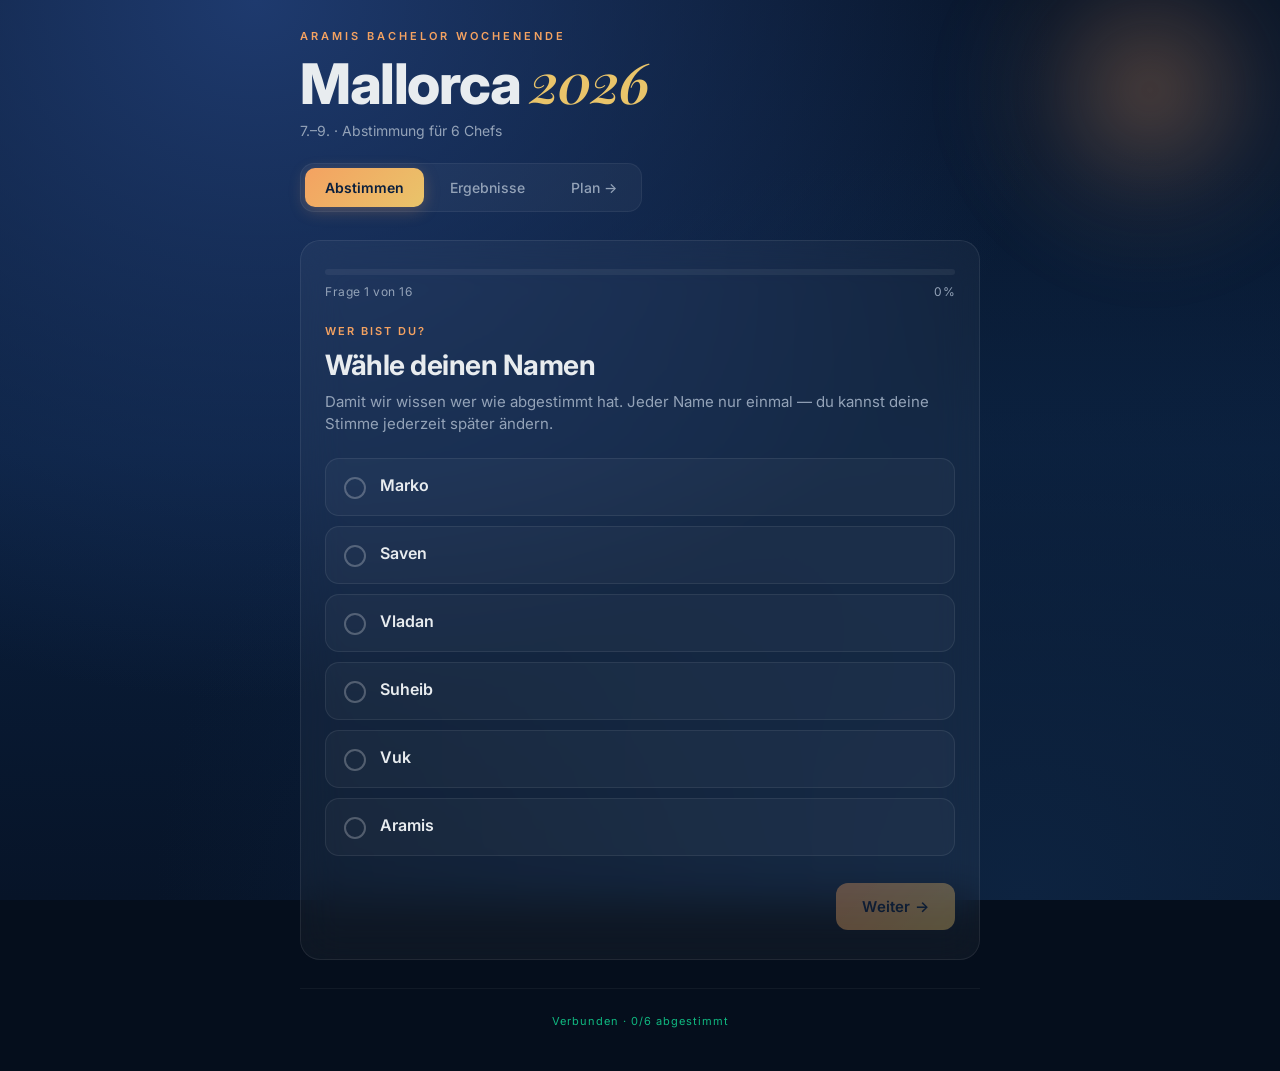
<file: index.html>
<!DOCTYPE html>
<html lang="de">
<head>
  <meta charset="UTF-8" />
  <meta name="viewport" content="width=device-width, initial-scale=1, maximum-scale=1" />
  <meta name="theme-color" content="#0a1628" />
  <title>Mallorca 2026 — Bachelor Abstimmung</title>
  <link rel="preconnect" href="https://fonts.googleapis.com" />
  <link rel="preconnect" href="https://fonts.gstatic.com" crossorigin />
  <link href="https://fonts.googleapis.com/css2?family=Inter:wght@300;400;500;600;700;800&family=Playfair+Display:ital,wght@1,600&display=swap" rel="stylesheet" />
  <link rel="stylesheet" href="styles.css" />
</head>
<body>
  <div class="bg-gradient"></div>
  <div class="bg-sun"></div>

  <div id="app">
    <header class="app-header">
      <div class="brand">
        <div class="brand-kicker">Aramis Bachelor Wochenende</div>
        <h1 class="brand-title">Mallorca <span>2026</span></h1>
        <div class="brand-sub">7.–9. · Abstimmung für 6 Chefs</div>
      </div>
      <nav class="tabs">
        <button id="tab-vote" class="tab active">Abstimmen</button>
        <button id="tab-results" class="tab">Ergebnisse</button>
        <a href="plan.html" class="tab" style="text-decoration:none;">Plan →</a>
      </nav>
    </header>

    <main id="main"></main>

    <footer class="app-footer">
      <span id="status" class="status"></span>
    </footer>
  </div>

  <script type="module" src="app.js"></script>
</body>
</html>
</file>
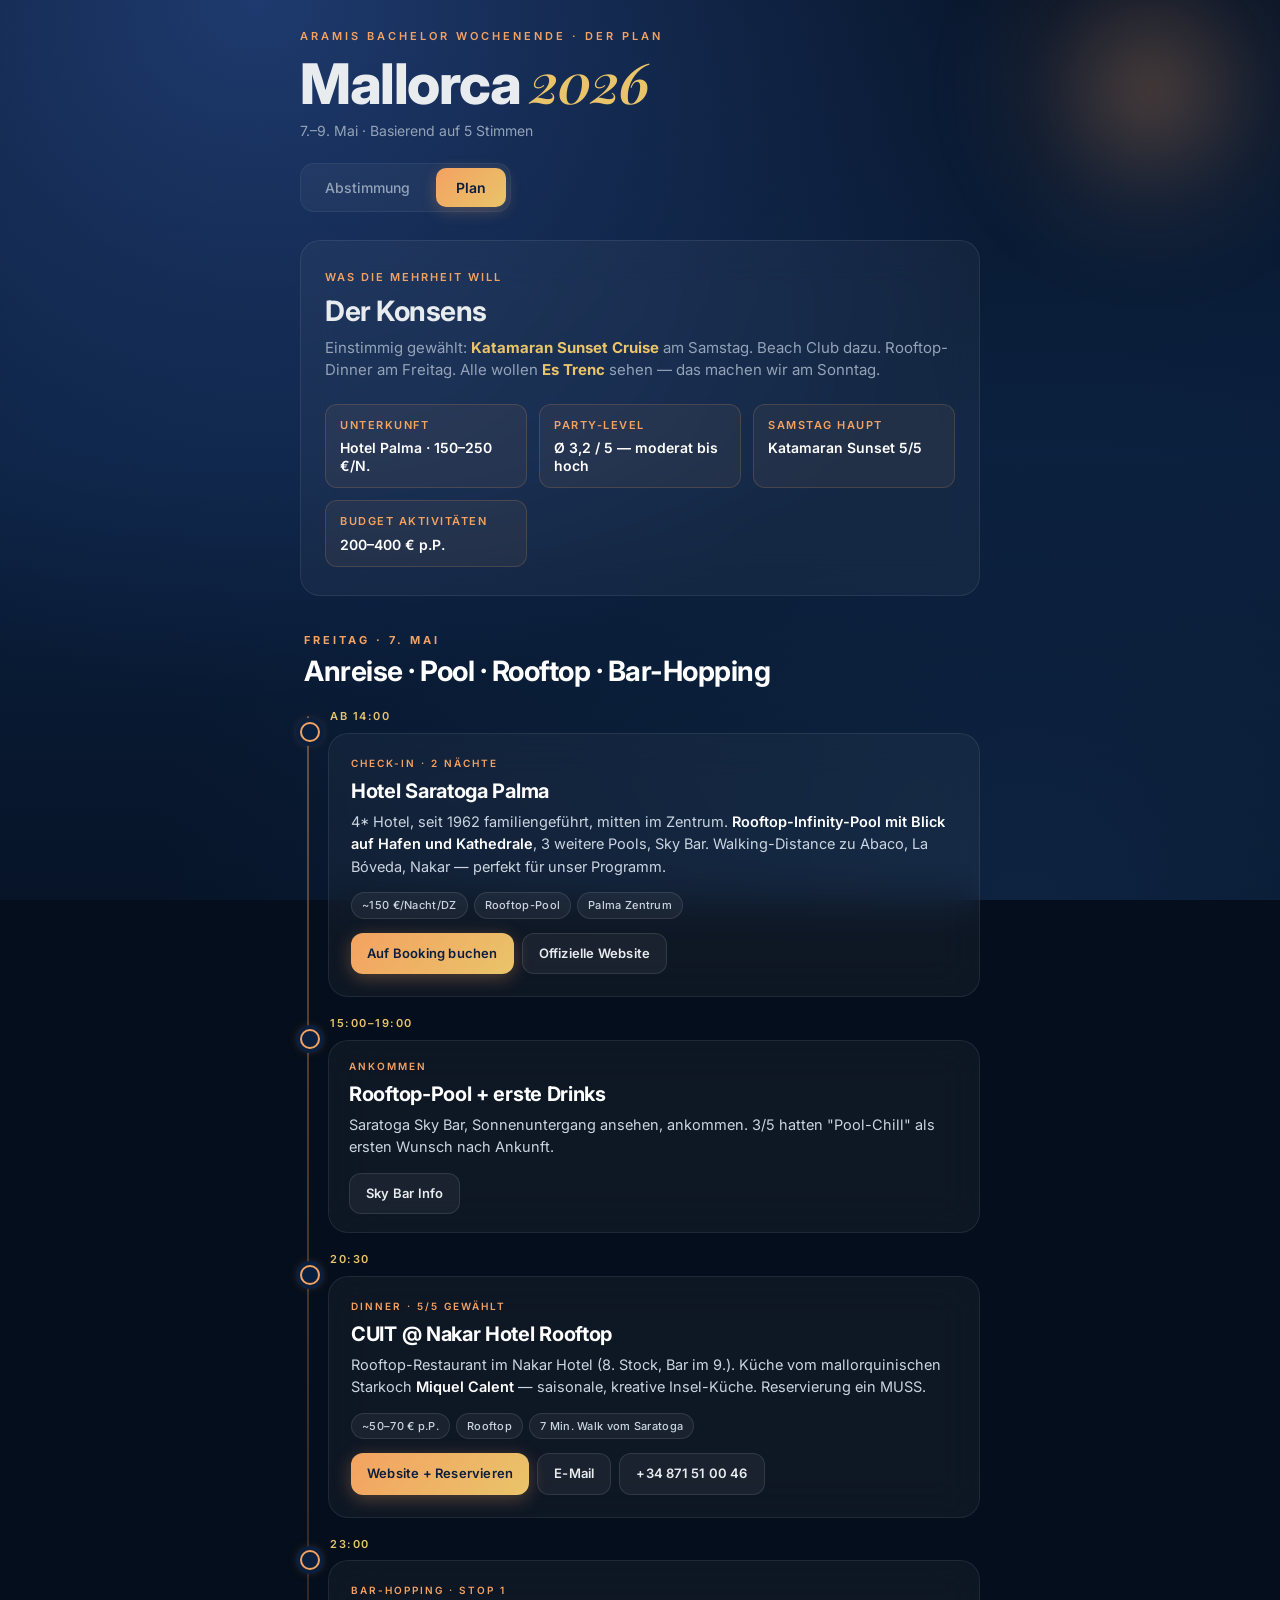
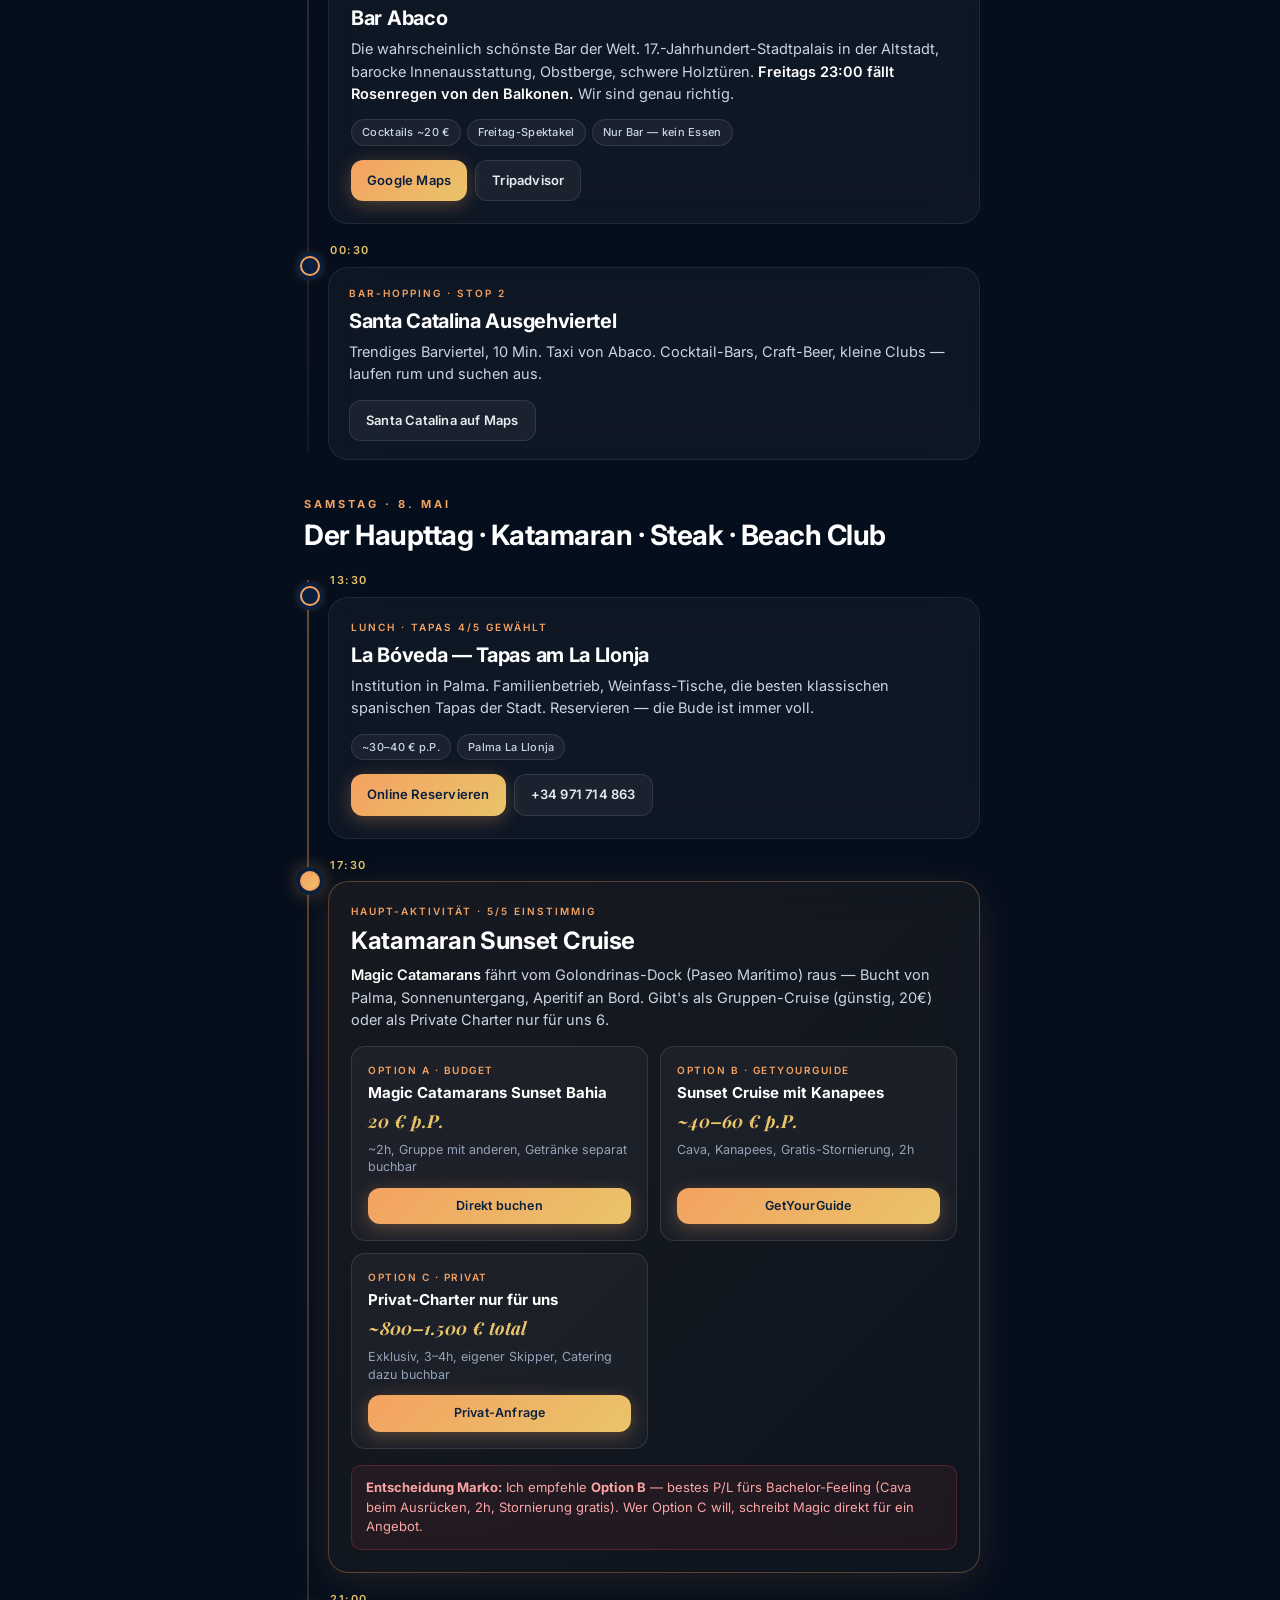
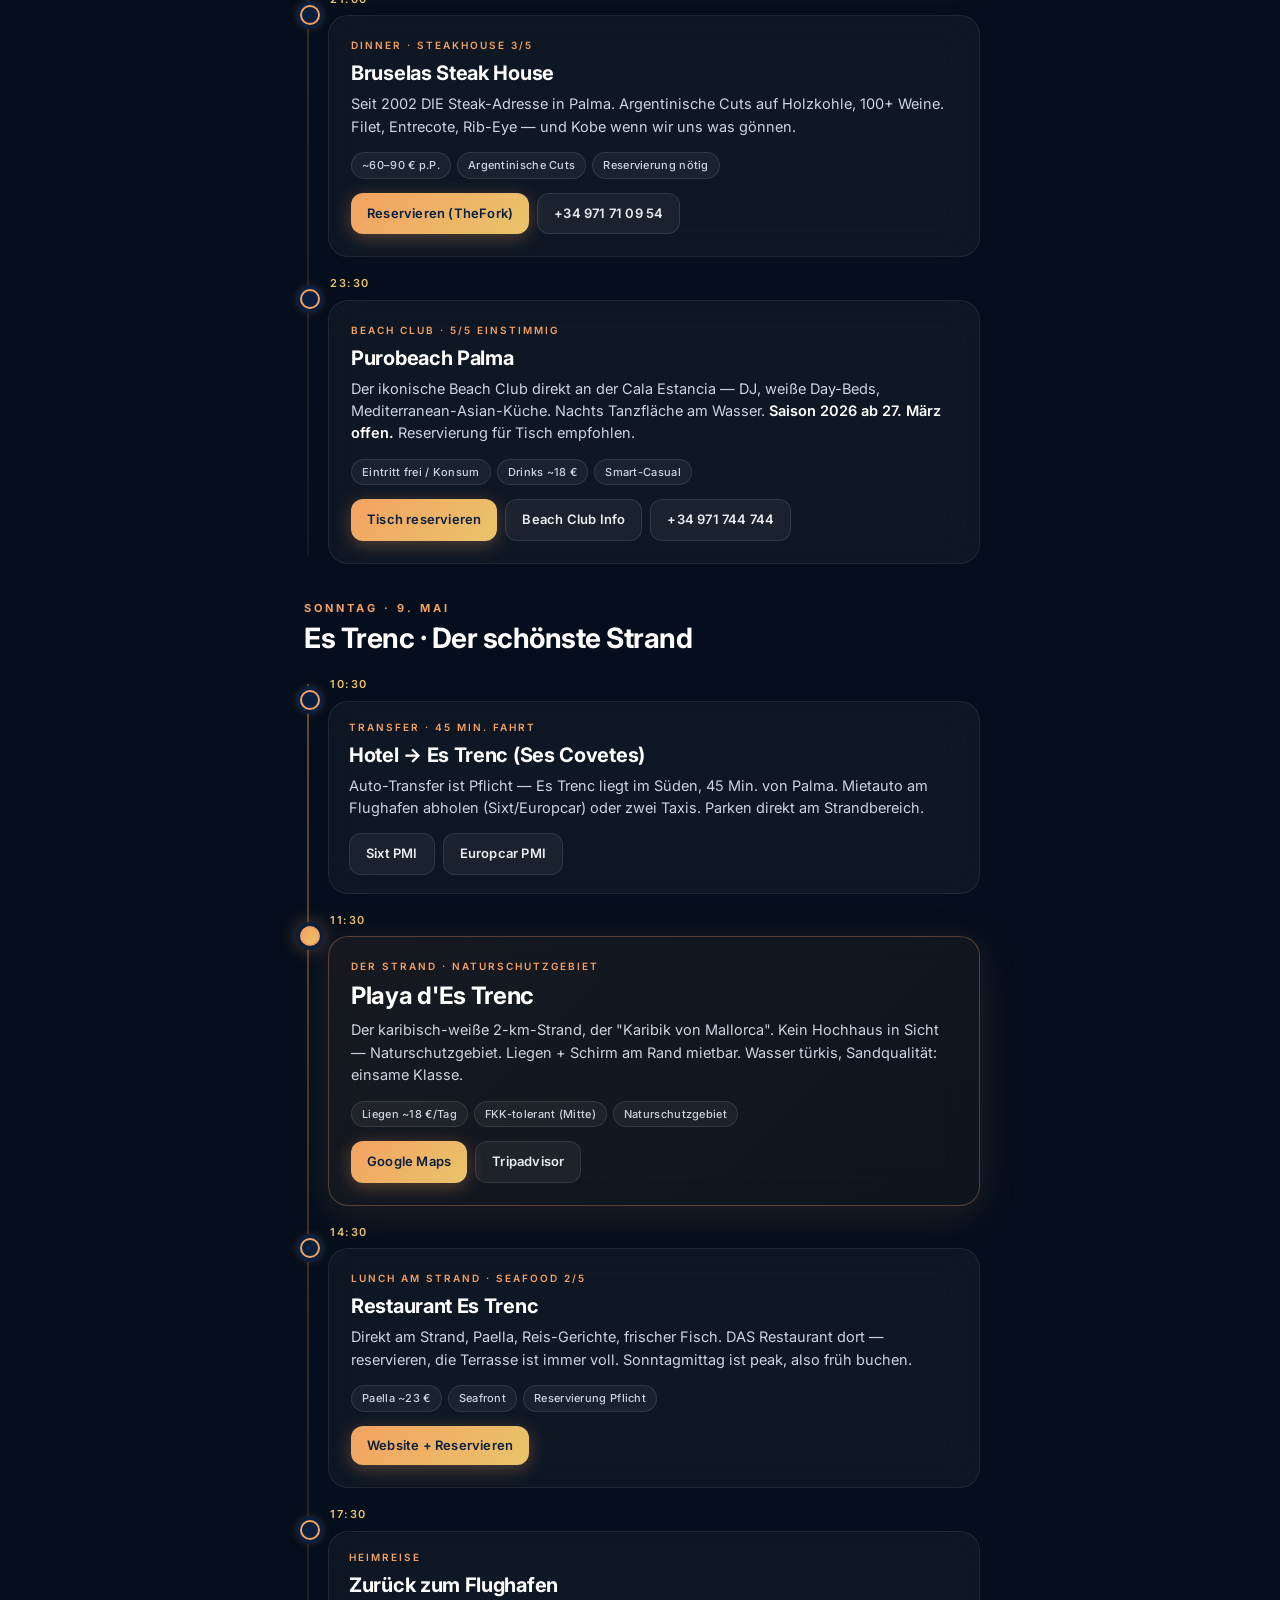
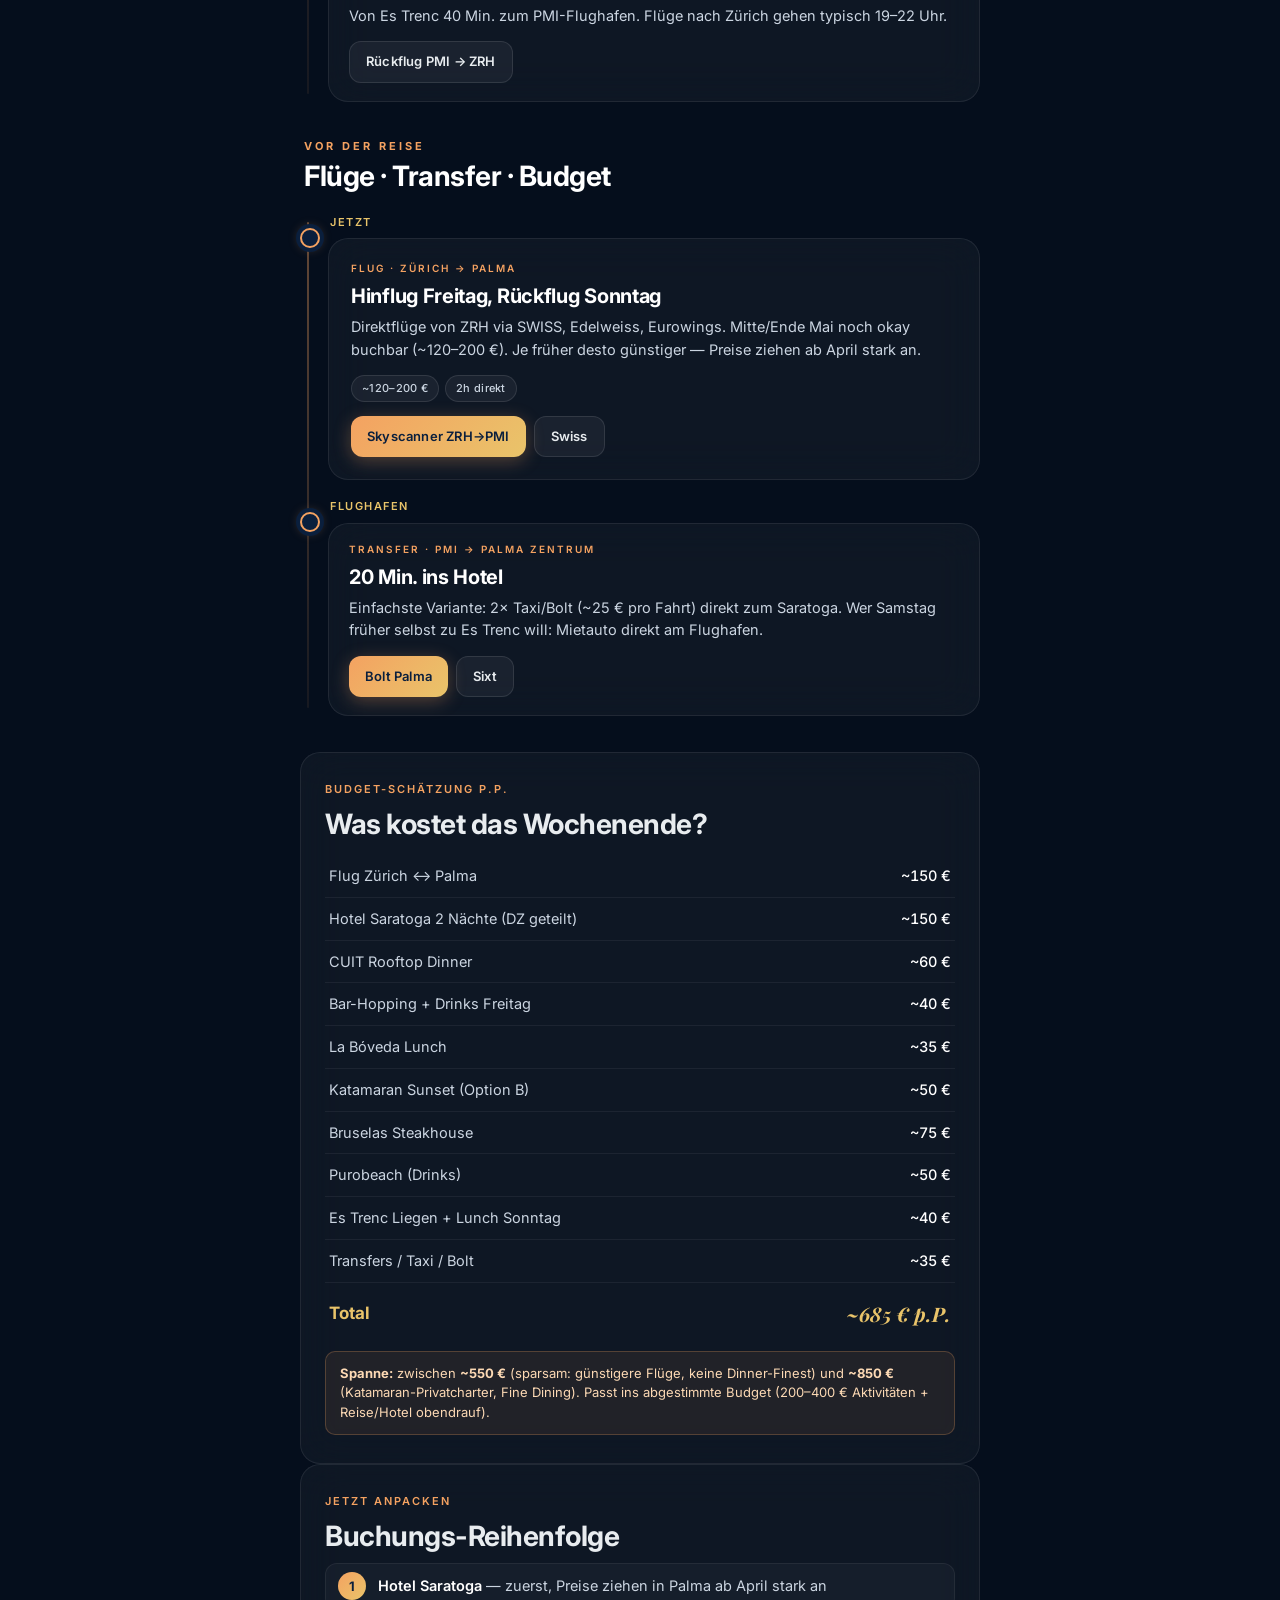
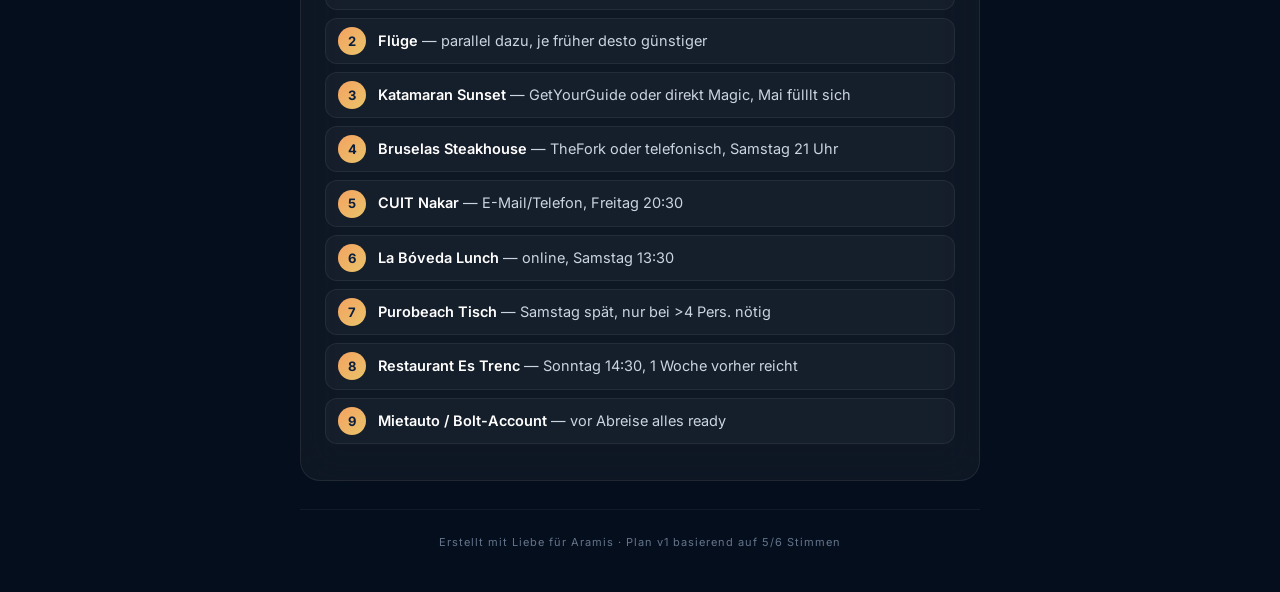
<file: plan.html>
<!DOCTYPE html>
<html lang="de">
<head>
  <meta charset="UTF-8" />
  <meta name="viewport" content="width=device-width, initial-scale=1, maximum-scale=1" />
  <meta name="theme-color" content="#0a1628" />
  <title>Mallorca 2026 — Der Plan</title>
  <link rel="preconnect" href="https://fonts.googleapis.com" />
  <link rel="preconnect" href="https://fonts.gstatic.com" crossorigin />
  <link href="https://fonts.googleapis.com/css2?family=Inter:wght@300;400;500;600;700;800&family=Playfair+Display:ital,wght@1,600&display=swap" rel="stylesheet" />
  <link rel="stylesheet" href="styles.css" />
  <link rel="stylesheet" href="plan.css" />
</head>
<body>
  <div class="bg-gradient"></div>
  <div class="bg-sun"></div>

  <div id="app">
    <header class="app-header">
      <div class="brand">
        <div class="brand-kicker">Aramis Bachelor Wochenende · Der Plan</div>
        <h1 class="brand-title">Mallorca <span>2026</span></h1>
        <div class="brand-sub">7.–9. Mai · Basierend auf 5 Stimmen</div>
      </div>
      <nav class="tabs">
        <a href="index.html" class="tab">Abstimmung</a>
        <span class="tab active">Plan</span>
      </nav>
    </header>

    <main>

      <!-- INTRO / KONSENS -->
      <div class="card">
        <div class="q-kicker">Was die Mehrheit will</div>
        <h2 class="q-title">Der Konsens</h2>
        <p class="q-sub">Einstimmig gewählt: <b style="color:#e9c46a">Katamaran Sunset Cruise</b> am Samstag. Beach Club dazu. Rooftop-Dinner am Freitag. Alle wollen <b style="color:#e9c46a">Es Trenc</b> sehen — das machen wir am Sonntag.</p>

        <div class="consensus-grid">
          <div class="consensus-item">
            <div class="ci-label">Unterkunft</div>
            <div class="ci-value">Hotel Palma · 150–250 €/N.</div>
          </div>
          <div class="consensus-item">
            <div class="ci-label">Party-Level</div>
            <div class="ci-value">Ø 3,2 / 5 — moderat bis hoch</div>
          </div>
          <div class="consensus-item">
            <div class="ci-label">Samstag Haupt</div>
            <div class="ci-value">Katamaran Sunset 5/5</div>
          </div>
          <div class="consensus-item">
            <div class="ci-label">Budget Aktivitäten</div>
            <div class="ci-value">200–400 € p.P.</div>
          </div>
        </div>
      </div>

      <!-- FREITAG -->
      <section class="day">
        <div class="day-header">
          <div class="day-date">Freitag · 7. Mai</div>
          <h2 class="day-title">Anreise · Pool · Rooftop · Bar-Hopping</h2>
        </div>

        <div class="timeline">

          <!-- HOTEL -->
          <div class="timeline-item">
            <div class="time-marker">ab 14:00</div>
            <div class="card activity">
              <div class="act-kicker">Check-in · 2 Nächte</div>
              <h3 class="act-title">Hotel Saratoga Palma</h3>
              <p class="act-desc">
                4* Hotel, seit 1962 familiengeführt, mitten im Zentrum. <b>Rooftop-Infinity-Pool mit Blick auf Hafen und Kathedrale</b>, 3 weitere Pools, Sky Bar. Walking-Distance zu Abaco, La Bóveda, Nakar — perfekt für unser Programm.
              </p>
              <div class="act-meta">
                <span class="badge">~150 €/Nacht/DZ</span>
                <span class="badge">Rooftop-Pool</span>
                <span class="badge">Palma Zentrum</span>
              </div>
              <div class="act-actions">
                <a href="https://www.booking.com/hotel/es/saratoga.html" target="_blank" rel="noopener" class="btn btn-primary">Auf Booking buchen</a>
                <a href="https://www.hotelsaratoga.com/en/" target="_blank" rel="noopener" class="btn btn-ghost">Offizielle Website</a>
              </div>
            </div>
          </div>

          <!-- POOL CHILL -->
          <div class="timeline-item">
            <div class="time-marker">15:00–19:00</div>
            <div class="card activity slim">
              <div class="act-kicker">Ankommen</div>
              <h3 class="act-title">Rooftop-Pool + erste Drinks</h3>
              <p class="act-desc">
                Saratoga Sky Bar, Sonnenuntergang ansehen, ankommen. 3/5 hatten "Pool-Chill" als ersten Wunsch nach Ankunft.
              </p>
              <div class="act-actions">
                <a href="https://www.hotelsaratoga.com/en/restaurantes-y-bares-palma-centro/sky-bar" target="_blank" rel="noopener" class="btn btn-ghost">Sky Bar Info</a>
              </div>
            </div>
          </div>

          <!-- ROOFTOP DINNER -->
          <div class="timeline-item">
            <div class="time-marker">20:30</div>
            <div class="card activity">
              <div class="act-kicker">Dinner · 5/5 gewählt</div>
              <h3 class="act-title">CUIT @ Nakar Hotel Rooftop</h3>
              <p class="act-desc">
                Rooftop-Restaurant im Nakar Hotel (8. Stock, Bar im 9.). Küche vom mallorquinischen Starkoch <b>Miquel Calent</b> — saisonale, kreative Insel-Küche. Reservierung ein MUSS.
              </p>
              <div class="act-meta">
                <span class="badge">~50–70 € p.P.</span>
                <span class="badge">Rooftop</span>
                <span class="badge">7 Min. Walk vom Saratoga</span>
              </div>
              <div class="act-actions">
                <a href="https://nakarhotel.com/cuit-restaurant/" target="_blank" rel="noopener" class="btn btn-primary">Website + Reservieren</a>
                <a href="mailto:cuit@nakarhotel.com?subject=Reservation%206%20pax%20-%208%20Mai%202026%20-%20Aramis%20Bachelor&body=Hola%2C%0A%0AWir%20moechten%20am%20Freitag%207.%20Mai%202026%20um%2020%3A30%20fuer%206%20Personen%20reservieren.%0A%0ADanke%21" target="_blank" rel="noopener" class="btn btn-ghost">E-Mail</a>
                <a href="tel:+34871510046" class="btn btn-ghost">+34 871 51 00 46</a>
              </div>
            </div>
          </div>

          <!-- BAR HOPPING START -->
          <div class="timeline-item">
            <div class="time-marker">23:00</div>
            <div class="card activity">
              <div class="act-kicker">Bar-Hopping · Stop 1</div>
              <h3 class="act-title">Bar Abaco</h3>
              <p class="act-desc">
                Die wahrscheinlich schönste Bar der Welt. 17.-Jahrhundert-Stadtpalais in der Altstadt, barocke Innenausstattung, Obstberge, schwere Holztüren. <b>Freitags 23:00 fällt Rosenregen von den Balkonen.</b> Wir sind genau richtig.
              </p>
              <div class="act-meta">
                <span class="badge">Cocktails ~20 €</span>
                <span class="badge">Freitag-Spektakel</span>
                <span class="badge">Nur Bar — kein Essen</span>
              </div>
              <div class="act-actions">
                <a href="https://www.google.com/maps/place/Bar+Abaco/@39.5697,2.6503,17z" target="_blank" rel="noopener" class="btn btn-primary">Google Maps</a>
                <a href="https://www.tripadvisor.com/Restaurant_Review-g187463-d1078519-Reviews-Abaco-Palma_de_Mallorca_Majorca_Balearic_Islands.html" target="_blank" rel="noopener" class="btn btn-ghost">Tripadvisor</a>
              </div>
            </div>
          </div>

          <!-- BAR HOPPING 2 -->
          <div class="timeline-item">
            <div class="time-marker">00:30</div>
            <div class="card activity slim">
              <div class="act-kicker">Bar-Hopping · Stop 2</div>
              <h3 class="act-title">Santa Catalina Ausgehviertel</h3>
              <p class="act-desc">
                Trendiges Barviertel, 10 Min. Taxi von Abaco. Cocktail-Bars, Craft-Beer, kleine Clubs — laufen rum und suchen aus.
              </p>
              <div class="act-actions">
                <a href="https://www.google.com/maps/place/Santa+Catalina,+Palma/@39.5708,2.6339,16z" target="_blank" rel="noopener" class="btn btn-ghost">Santa Catalina auf Maps</a>
              </div>
            </div>
          </div>
        </div>
      </section>

      <!-- SAMSTAG -->
      <section class="day">
        <div class="day-header">
          <div class="day-date">Samstag · 8. Mai</div>
          <h2 class="day-title">Der Haupttag · Katamaran · Steak · Beach Club</h2>
        </div>

        <div class="timeline">

          <!-- LUNCH -->
          <div class="timeline-item">
            <div class="time-marker">13:30</div>
            <div class="card activity">
              <div class="act-kicker">Lunch · Tapas 4/5 gewählt</div>
              <h3 class="act-title">La Bóveda — Tapas am La Llonja</h3>
              <p class="act-desc">
                Institution in Palma. Familienbetrieb, Weinfass-Tische, die besten klassischen spanischen Tapas der Stadt. Reservieren — die Bude ist immer voll.
              </p>
              <div class="act-meta">
                <span class="badge">~30–40 € p.P.</span>
                <span class="badge">Palma La Llonja</span>
              </div>
              <div class="act-actions">
                <a href="https://laboveda.makro.rest/?lang=en" target="_blank" rel="noopener" class="btn btn-primary">Online Reservieren</a>
                <a href="tel:+34971714863" class="btn btn-ghost">+34 971 714 863</a>
              </div>
            </div>
          </div>

          <!-- KATAMARAN -->
          <div class="timeline-item highlight">
            <div class="time-marker">17:30</div>
            <div class="card activity hero">
              <div class="act-kicker">Haupt-Aktivität · 5/5 einstimmig</div>
              <h3 class="act-title">Katamaran Sunset Cruise</h3>
              <p class="act-desc">
                <b>Magic Catamarans</b> fährt vom Golondrinas-Dock (Paseo Marítimo) raus — Bucht von Palma, Sonnenuntergang, Aperitif an Bord. Gibt's als Gruppen-Cruise (günstig, 20€) oder als Private Charter nur für uns 6.
              </p>

              <div class="options-inline">
                <div class="option-box">
                  <div class="ob-kicker">Option A · Budget</div>
                  <div class="ob-title">Magic Catamarans Sunset Bahia</div>
                  <div class="ob-price">20 € p.P.</div>
                  <div class="ob-desc">~2h, Gruppe mit anderen, Getränke separat buchbar</div>
                  <a href="https://www.magic-catamarans.com/en/excursions-mallorca-spain/sunset-bahia" target="_blank" rel="noopener" class="btn btn-primary">Direkt buchen</a>
                </div>

                <div class="option-box">
                  <div class="ob-kicker">Option B · GetYourGuide</div>
                  <div class="ob-title">Sunset Cruise mit Kanapees</div>
                  <div class="ob-price">~40–60 € p.P.</div>
                  <div class="ob-desc">Cava, Kanapees, Gratis-Stornierung, 2h</div>
                  <a href="https://www.getyourguide.com/mallorca-l47/from-palma-de-mallorca-sunset-catamaran-cruise-t153204/" target="_blank" rel="noopener" class="btn btn-primary">GetYourGuide</a>
                </div>

                <div class="option-box">
                  <div class="ob-kicker">Option C · Privat</div>
                  <div class="ob-title">Privat-Charter nur für uns</div>
                  <div class="ob-price">~800–1.500 € total</div>
                  <div class="ob-desc">Exklusiv, 3–4h, eigener Skipper, Catering dazu buchbar</div>
                  <a href="https://www.magic-catamarans.com/en/private-events" target="_blank" rel="noopener" class="btn btn-primary">Privat-Anfrage</a>
                </div>
              </div>

              <div class="warn" style="margin-top:16px">
                <b>Entscheidung Marko:</b> Ich empfehle <b>Option B</b> — bestes P/L fürs Bachelor-Feeling (Cava beim Ausrücken, 2h, Stornierung gratis). Wer Option C will, schreibt Magic direkt für ein Angebot.
              </div>
            </div>
          </div>

          <!-- STEAKHOUSE -->
          <div class="timeline-item">
            <div class="time-marker">21:00</div>
            <div class="card activity">
              <div class="act-kicker">Dinner · Steakhouse 3/5</div>
              <h3 class="act-title">Bruselas Steak House</h3>
              <p class="act-desc">
                Seit 2002 DIE Steak-Adresse in Palma. Argentinische Cuts auf Holzkohle, 100+ Weine. Filet, Entrecote, Rib-Eye — und Kobe wenn wir uns was gönnen.
              </p>
              <div class="act-meta">
                <span class="badge">~60–90 € p.P.</span>
                <span class="badge">Argentinische Cuts</span>
                <span class="badge">Reservierung nötig</span>
              </div>
              <div class="act-actions">
                <a href="https://www.thefork.com/restaurant/bruselas-steak-house-asima-r712746" target="_blank" rel="noopener" class="btn btn-primary">Reservieren (TheFork)</a>
                <a href="tel:+34971710954" class="btn btn-ghost">+34 971 71 09 54</a>
              </div>
            </div>
          </div>

          <!-- BEACH CLUB -->
          <div class="timeline-item">
            <div class="time-marker">23:30</div>
            <div class="card activity">
              <div class="act-kicker">Beach Club · 5/5 einstimmig</div>
              <h3 class="act-title">Purobeach Palma</h3>
              <p class="act-desc">
                Der ikonische Beach Club direkt an der Cala Estancia — DJ, weiße Day-Beds, Mediterranean-Asian-Küche. Nachts Tanzfläche am Wasser. <b>Saison 2026 ab 27. März offen.</b> Reservierung für Tisch empfohlen.
              </p>
              <div class="act-meta">
                <span class="badge">Eintritt frei / Konsum</span>
                <span class="badge">Drinks ~18 €</span>
                <span class="badge">Smart-Casual</span>
              </div>
              <div class="act-actions">
                <a href="https://www.purobeach.com/en/beach-club-palma/reserve-product/restaurant/" target="_blank" rel="noopener" class="btn btn-primary">Tisch reservieren</a>
                <a href="https://www.purobeach.com/en/beach-club-palma/" target="_blank" rel="noopener" class="btn btn-ghost">Beach Club Info</a>
                <a href="tel:+34971744744" class="btn btn-ghost">+34 971 744 744</a>
              </div>
            </div>
          </div>
        </div>
      </section>

      <!-- SONNTAG -->
      <section class="day">
        <div class="day-header">
          <div class="day-date">Sonntag · 9. Mai</div>
          <h2 class="day-title">Es Trenc · Der schönste Strand</h2>
        </div>

        <div class="timeline">

          <!-- TRANSFER -->
          <div class="timeline-item">
            <div class="time-marker">10:30</div>
            <div class="card activity slim">
              <div class="act-kicker">Transfer · 45 Min. Fahrt</div>
              <h3 class="act-title">Hotel → Es Trenc (Ses Covetes)</h3>
              <p class="act-desc">
                Auto-Transfer ist Pflicht — Es Trenc liegt im Süden, 45 Min. von Palma. Mietauto am Flughafen abholen (Sixt/Europcar) oder zwei Taxis. Parken direkt am Strandbereich.
              </p>
              <div class="act-actions">
                <a href="https://www.sixt.de/php/reservation/ipoffer?language=de_DE&country=DE&pickup_station_code=PMI" target="_blank" rel="noopener" class="btn btn-ghost">Sixt PMI</a>
                <a href="https://www.europcar.de/de-de/mietstation/spanien/palma-de-mallorca/airport" target="_blank" rel="noopener" class="btn btn-ghost">Europcar PMI</a>
              </div>
            </div>
          </div>

          <!-- ES TRENC BEACH -->
          <div class="timeline-item highlight">
            <div class="time-marker">11:30</div>
            <div class="card activity hero">
              <div class="act-kicker">Der Strand · Naturschutzgebiet</div>
              <h3 class="act-title">Playa d'Es Trenc</h3>
              <p class="act-desc">
                Der karibisch-weiße 2-km-Strand, der "Karibik von Mallorca". Kein Hochhaus in Sicht — Naturschutzgebiet. Liegen + Schirm am Rand mietbar. Wasser türkis, Sandqualität: einsame Klasse.
              </p>
              <div class="act-meta">
                <span class="badge">Liegen ~18 €/Tag</span>
                <span class="badge">FKK-tolerant (Mitte)</span>
                <span class="badge">Naturschutzgebiet</span>
              </div>
              <div class="act-actions">
                <a href="https://www.google.com/maps/place/Platja+d'es+Trenc/@39.3458,2.9872,15z" target="_blank" rel="noopener" class="btn btn-primary">Google Maps</a>
                <a href="https://www.tripadvisor.com/Attraction_Review-g1064346-d190701-Reviews-Platja_d_es_Trenc-Campos_Majorca_Balearic_Islands.html" target="_blank" rel="noopener" class="btn btn-ghost">Tripadvisor</a>
              </div>
            </div>
          </div>

          <!-- RESTAURANT ES TRENC -->
          <div class="timeline-item">
            <div class="time-marker">14:30</div>
            <div class="card activity">
              <div class="act-kicker">Lunch am Strand · Seafood 2/5</div>
              <h3 class="act-title">Restaurant Es Trenc</h3>
              <p class="act-desc">
                Direkt am Strand, Paella, Reis-Gerichte, frischer Fisch. DAS Restaurant dort — reservieren, die Terrasse ist immer voll. Sonntagmittag ist peak, also früh buchen.
              </p>
              <div class="act-meta">
                <span class="badge">Paella ~23 €</span>
                <span class="badge">Seafront</span>
                <span class="badge">Reservierung Pflicht</span>
              </div>
              <div class="act-actions">
                <a href="https://www.restaurantestrenc.com/en-gb" target="_blank" rel="noopener" class="btn btn-primary">Website + Reservieren</a>
              </div>
            </div>
          </div>

          <!-- DEPARTURE -->
          <div class="timeline-item">
            <div class="time-marker">17:30</div>
            <div class="card activity slim">
              <div class="act-kicker">Heimreise</div>
              <h3 class="act-title">Zurück zum Flughafen</h3>
              <p class="act-desc">
                Von Es Trenc 40 Min. zum PMI-Flughafen. Flüge nach Zürich gehen typisch 19–22 Uhr.
              </p>
              <div class="act-actions">
                <a href="https://www.skyscanner.net/transport/fluge/pmi/zrh/" target="_blank" rel="noopener" class="btn btn-ghost">Rückflug PMI → ZRH</a>
              </div>
            </div>
          </div>
        </div>
      </section>

      <!-- FLIGHTS -->
      <section class="day">
        <div class="day-header">
          <div class="day-date">Vor der Reise</div>
          <h2 class="day-title">Flüge · Transfer · Budget</h2>
        </div>

        <div class="timeline">
          <!-- FLUG -->
          <div class="timeline-item">
            <div class="time-marker">Jetzt</div>
            <div class="card activity">
              <div class="act-kicker">Flug · Zürich → Palma</div>
              <h3 class="act-title">Hinflug Freitag, Rückflug Sonntag</h3>
              <p class="act-desc">
                Direktflüge von ZRH via SWISS, Edelweiss, Eurowings. Mitte/Ende Mai noch okay buchbar (~120–200 €). Je früher desto günstiger — Preise ziehen ab April stark an.
              </p>
              <div class="act-meta">
                <span class="badge">~120–200 €</span>
                <span class="badge">2h direkt</span>
              </div>
              <div class="act-actions">
                <a href="https://www.skyscanner.net/transport/fluge/zrh/pmi/260507/260510/" target="_blank" rel="noopener" class="btn btn-primary">Skyscanner ZRH→PMI</a>
                <a href="https://www.swiss.com/ch/de/book/from/zrh/to/pmi" target="_blank" rel="noopener" class="btn btn-ghost">Swiss</a>
              </div>
            </div>
          </div>

          <!-- TRANSFER -->
          <div class="timeline-item">
            <div class="time-marker">Flughafen</div>
            <div class="card activity slim">
              <div class="act-kicker">Transfer · PMI → Palma Zentrum</div>
              <h3 class="act-title">20 Min. ins Hotel</h3>
              <p class="act-desc">
                Einfachste Variante: 2× Taxi/Bolt (~25 € pro Fahrt) direkt zum Saratoga. Wer Samstag früher selbst zu Es Trenc will: Mietauto direkt am Flughafen.
              </p>
              <div class="act-actions">
                <a href="https://bolt.eu/de-de/cities/palma-de-mallorca/" target="_blank" rel="noopener" class="btn btn-primary">Bolt Palma</a>
                <a href="https://www.sixt.de/php/reservation/ipoffer?language=de_DE&country=DE&pickup_station_code=PMI" target="_blank" rel="noopener" class="btn btn-ghost">Sixt</a>
              </div>
            </div>
          </div>
        </div>
      </section>

      <!-- BUDGET -->
      <div class="card budget-card">
        <div class="q-kicker">Budget-Schätzung p.P.</div>
        <h2 class="q-title">Was kostet das Wochenende?</h2>

        <table class="budget-table">
          <tr><td>Flug Zürich ↔ Palma</td><td class="amount">~150 €</td></tr>
          <tr><td>Hotel Saratoga 2 Nächte (DZ geteilt)</td><td class="amount">~150 €</td></tr>
          <tr><td>CUIT Rooftop Dinner</td><td class="amount">~60 €</td></tr>
          <tr><td>Bar-Hopping + Drinks Freitag</td><td class="amount">~40 €</td></tr>
          <tr><td>La Bóveda Lunch</td><td class="amount">~35 €</td></tr>
          <tr><td>Katamaran Sunset (Option B)</td><td class="amount">~50 €</td></tr>
          <tr><td>Bruselas Steakhouse</td><td class="amount">~75 €</td></tr>
          <tr><td>Purobeach (Drinks)</td><td class="amount">~50 €</td></tr>
          <tr><td>Es Trenc Liegen + Lunch Sonntag</td><td class="amount">~40 €</td></tr>
          <tr><td>Transfers / Taxi / Bolt</td><td class="amount">~35 €</td></tr>
          <tr class="total"><td>Total</td><td class="amount">~685 € p.P.</td></tr>
        </table>

        <div class="info">
          <b>Spanne:</b> zwischen <b>~550 €</b> (sparsam: günstigere Flüge, keine Dinner-Finest) und <b>~850 €</b> (Katamaran-Privatcharter, Fine Dining). Passt ins abgestimmte Budget (200–400 € Aktivitäten + Reise/Hotel obendrauf).
        </div>
      </div>

      <!-- BUCHUNGSREIHENFOLGE -->
      <div class="card">
        <div class="q-kicker">Jetzt anpacken</div>
        <h2 class="q-title">Buchungs-Reihenfolge</h2>
        <ol class="booking-order">
          <li><b>Hotel Saratoga</b> — zuerst, Preise ziehen in Palma ab April stark an</li>
          <li><b>Flüge</b> — parallel dazu, je früher desto günstiger</li>
          <li><b>Katamaran Sunset</b> — GetYourGuide oder direkt Magic, Mai fülllt sich</li>
          <li><b>Bruselas Steakhouse</b> — TheFork oder telefonisch, Samstag 21 Uhr</li>
          <li><b>CUIT Nakar</b> — E-Mail/Telefon, Freitag 20:30</li>
          <li><b>La Bóveda Lunch</b> — online, Samstag 13:30</li>
          <li><b>Purobeach Tisch</b> — Samstag spät, nur bei >4 Pers. nötig</li>
          <li><b>Restaurant Es Trenc</b> — Sonntag 14:30, 1 Woche vorher reicht</li>
          <li><b>Mietauto / Bolt-Account</b> — vor Abreise alles ready</li>
        </ol>
      </div>

    </main>

    <footer class="app-footer">
      <span class="status">Erstellt mit Liebe für Aramis · Plan v1 basierend auf 5/6 Stimmen</span>
    </footer>
  </div>
</body>
</html>
</file>
<file: styles.css>
/* ====== RESET & BASE ====== */
* { box-sizing: border-box; margin: 0; padding: 0; }
html, body { height: 100%; }
body {
  font-family: 'Inter', -apple-system, BlinkMacSystemFont, 'Segoe UI', sans-serif;
  background: #050e1c;
  color: #e8ecef;
  line-height: 1.5;
  -webkit-font-smoothing: antialiased;
  overflow-x: hidden;
  min-height: 100vh;
  position: relative;
}

/* ====== BACKGROUND ====== */
.bg-gradient {
  position: fixed; inset: 0; z-index: -2;
  background:
    radial-gradient(ellipse at 20% 0%, #1e3a6e 0%, transparent 55%),
    radial-gradient(ellipse at 80% 100%, #0d2340 0%, transparent 60%),
    linear-gradient(180deg, #071428 0%, #0a1f3d 50%, #071428 100%);
}
.bg-sun {
  position: fixed; top: -120px; right: -80px; width: 420px; height: 420px;
  background: radial-gradient(circle, rgba(244,162,97,0.28) 0%, rgba(244,162,97,0.05) 40%, transparent 70%);
  filter: blur(20px); z-index: -1; pointer-events: none;
  animation: float 14s ease-in-out infinite;
}
@keyframes float {
  0%,100% { transform: translate(0,0); }
  50% { transform: translate(-30px, 20px); }
}

/* ====== LAYOUT ====== */
#app {
  max-width: 720px;
  margin: 0 auto;
  padding: 28px 20px 40px;
  min-height: 100vh;
  display: flex;
  flex-direction: column;
}

.app-header { margin-bottom: 28px; }
.brand-kicker {
  font-size: 11px;
  letter-spacing: 3px;
  text-transform: uppercase;
  color: #f4a261;
  font-weight: 600;
  margin-bottom: 8px;
}
.brand-title {
  font-size: clamp(38px, 8vw, 56px);
  font-weight: 800;
  letter-spacing: -1.5px;
  line-height: 1;
  margin-bottom: 8px;
}
.brand-title span {
  font-family: 'Playfair Display', serif;
  font-style: italic;
  font-weight: 600;
  color: #e9c46a;
  letter-spacing: -1px;
}
.brand-sub {
  color: #94a3b8;
  font-size: 14px;
  font-weight: 400;
}

/* ====== TABS ====== */
.tabs {
  display: flex;
  gap: 6px;
  margin-top: 22px;
  padding: 4px;
  background: rgba(255,255,255,0.04);
  border: 1px solid rgba(255,255,255,0.06);
  border-radius: 14px;
  width: fit-content;
}
.tab {
  font-family: inherit;
  padding: 9px 20px;
  background: transparent;
  color: #94a3b8;
  border: none;
  border-radius: 10px;
  font-size: 14px;
  font-weight: 500;
  cursor: pointer;
  transition: all 0.2s ease;
}
.tab:hover { color: #e8ecef; }
.tab.active {
  background: linear-gradient(135deg, #f4a261, #e9c46a);
  color: #0a1f3d;
  font-weight: 600;
  box-shadow: 0 4px 16px rgba(244,162,97,0.25);
}

main {
  flex: 1;
}

/* ====== CARD ====== */
.card {
  background: rgba(255,255,255,0.04);
  border: 1px solid rgba(255,255,255,0.08);
  backdrop-filter: blur(20px);
  -webkit-backdrop-filter: blur(20px);
  border-radius: 20px;
  padding: 28px 24px;
  animation: fadeUp 0.4s ease;
}
@keyframes fadeUp {
  from { opacity: 0; transform: translateY(14px); }
  to { opacity: 1; transform: translateY(0); }
}

/* ====== PROGRESS ====== */
.progress {
  margin-bottom: 22px;
}
.progress-bar {
  height: 6px;
  background: rgba(255,255,255,0.06);
  border-radius: 99px;
  overflow: hidden;
}
.progress-fill {
  height: 100%;
  background: linear-gradient(90deg, #f4a261, #e9c46a);
  border-radius: 99px;
  transition: width 0.5s cubic-bezier(0.25, 0.8, 0.25, 1);
}
.progress-label {
  display: flex;
  justify-content: space-between;
  font-size: 12px;
  color: #94a3b8;
  margin-top: 8px;
  letter-spacing: 0.5px;
}

/* ====== QUESTION ====== */
.q-kicker {
  font-size: 11px;
  color: #f4a261;
  letter-spacing: 2px;
  text-transform: uppercase;
  font-weight: 600;
  margin-bottom: 10px;
}
.q-title {
  font-size: clamp(22px, 5vw, 28px);
  font-weight: 700;
  letter-spacing: -0.5px;
  line-height: 1.2;
  margin-bottom: 8px;
}
.q-sub {
  color: #94a3b8;
  font-size: 15px;
  margin-bottom: 22px;
}

/* ====== OPTIONS ====== */
.options { display: flex; flex-direction: column; gap: 10px; }

.option {
  display: flex;
  align-items: flex-start;
  gap: 14px;
  padding: 16px 18px;
  background: rgba(255,255,255,0.03);
  border: 1.5px solid rgba(255,255,255,0.08);
  border-radius: 14px;
  cursor: pointer;
  transition: all 0.2s ease;
  text-align: left;
  font-family: inherit;
  color: inherit;
  width: 100%;
}
.option:hover {
  background: rgba(255,255,255,0.06);
  border-color: rgba(244,162,97,0.35);
  transform: translateY(-1px);
}
.option.selected {
  background: linear-gradient(135deg, rgba(244,162,97,0.12), rgba(233,196,106,0.08));
  border-color: #f4a261;
  box-shadow: 0 4px 20px rgba(244,162,97,0.15);
}
.option-check {
  flex-shrink: 0;
  width: 22px; height: 22px;
  border: 2px solid rgba(255,255,255,0.25);
  border-radius: 50%;
  margin-top: 2px;
  position: relative;
  transition: all 0.2s ease;
}
.option[data-type="checkbox"] .option-check { border-radius: 6px; }
.option.selected .option-check {
  background: linear-gradient(135deg, #f4a261, #e9c46a);
  border-color: #f4a261;
}
.option.selected .option-check::after {
  content: '';
  position: absolute;
  top: 50%; left: 50%;
  transform: translate(-50%, -55%) rotate(45deg);
  width: 6px; height: 11px;
  border: solid #0a1f3d;
  border-width: 0 2.5px 2.5px 0;
}
.option-body { flex: 1; }
.option-label {
  font-size: 16px;
  font-weight: 600;
  color: #e8ecef;
  margin-bottom: 2px;
}
.option-desc {
  font-size: 13px;
  color: #94a3b8;
  line-height: 1.45;
}

/* ====== SCALE ====== */
.scale {
  display: grid;
  grid-template-columns: repeat(5, 1fr);
  gap: 8px;
}
.scale-btn {
  font-family: inherit;
  aspect-ratio: 1;
  background: rgba(255,255,255,0.03);
  border: 1.5px solid rgba(255,255,255,0.08);
  border-radius: 14px;
  color: #e8ecef;
  font-size: 22px;
  font-weight: 700;
  cursor: pointer;
  transition: all 0.2s ease;
}
.scale-btn:hover {
  background: rgba(255,255,255,0.06);
  border-color: rgba(244,162,97,0.35);
}
.scale-btn.selected {
  background: linear-gradient(135deg, #f4a261, #e9c46a);
  border-color: #f4a261;
  color: #0a1f3d;
  transform: scale(1.05);
  box-shadow: 0 6px 20px rgba(244,162,97,0.3);
}
.scale-labels {
  display: flex;
  justify-content: space-between;
  font-size: 12px;
  color: #94a3b8;
  margin-top: 10px;
}

/* ====== TEXTAREA ====== */
.textarea {
  width: 100%;
  min-height: 110px;
  background: rgba(255,255,255,0.03);
  border: 1.5px solid rgba(255,255,255,0.08);
  border-radius: 14px;
  padding: 14px 16px;
  color: #e8ecef;
  font-family: inherit;
  font-size: 15px;
  resize: vertical;
  transition: all 0.2s ease;
}
.textarea:focus {
  outline: none;
  border-color: #f4a261;
  background: rgba(255,255,255,0.05);
}
.textarea::placeholder { color: #64748b; }

/* ====== NAV BUTTONS ====== */
.nav-row {
  display: flex;
  justify-content: space-between;
  align-items: center;
  gap: 12px;
  margin-top: 26px;
}
.btn {
  font-family: inherit;
  padding: 14px 26px;
  border-radius: 12px;
  font-size: 15px;
  font-weight: 600;
  cursor: pointer;
  border: none;
  transition: all 0.2s ease;
  letter-spacing: 0.2px;
}
.btn-primary {
  background: linear-gradient(135deg, #f4a261, #e9c46a);
  color: #0a1f3d;
  box-shadow: 0 4px 18px rgba(244,162,97,0.3);
}
.btn-primary:hover:not(:disabled) {
  transform: translateY(-2px);
  box-shadow: 0 8px 24px rgba(244,162,97,0.4);
}
.btn-primary:disabled {
  opacity: 0.35;
  cursor: not-allowed;
  box-shadow: none;
}
.btn-ghost {
  background: rgba(255,255,255,0.05);
  color: #e8ecef;
  border: 1px solid rgba(255,255,255,0.1);
}
.btn-ghost:hover {
  background: rgba(255,255,255,0.08);
}

/* ====== THANK YOU ====== */
.thanks {
  text-align: center;
  padding: 40px 20px;
}
.thanks-mark {
  width: 72px; height: 72px;
  margin: 0 auto 22px;
  border-radius: 50%;
  background: linear-gradient(135deg, #f4a261, #e9c46a);
  display: flex; align-items: center; justify-content: center;
  box-shadow: 0 8px 32px rgba(244,162,97,0.35);
}
.thanks-mark::after {
  content: '';
  width: 22px; height: 40px;
  border: solid #0a1f3d;
  border-width: 0 4px 4px 0;
  transform: rotate(45deg) translateY(-4px);
}
.thanks h2 {
  font-size: 28px;
  font-weight: 700;
  margin-bottom: 8px;
}
.thanks p {
  color: #94a3b8;
  margin-bottom: 26px;
}

/* ====== RESULTS ====== */
.result-section {
  margin-bottom: 18px;
}
.result-kicker {
  font-size: 10px;
  color: #f4a261;
  letter-spacing: 2px;
  text-transform: uppercase;
  font-weight: 600;
  margin-bottom: 6px;
}
.result-title {
  font-size: 18px;
  font-weight: 700;
  margin-bottom: 14px;
}
.result-winner {
  background: linear-gradient(135deg, rgba(244,162,97,0.15), rgba(233,196,106,0.08));
  border: 1px solid rgba(244,162,97,0.3);
  padding: 12px 16px;
  border-radius: 12px;
  margin-bottom: 12px;
  display: flex;
  align-items: center;
  justify-content: space-between;
}
.result-winner-label {
  font-weight: 600;
  color: #fff;
  font-size: 15px;
}
.result-winner-count {
  font-size: 13px;
  color: #e9c46a;
  font-weight: 600;
}
.result-bar-row {
  display: flex;
  align-items: center;
  gap: 12px;
  padding: 8px 0;
  font-size: 14px;
}
.result-bar-label {
  flex: 0 0 40%;
  color: #cbd5e1;
}
.result-bar {
  flex: 1;
  height: 8px;
  background: rgba(255,255,255,0.06);
  border-radius: 99px;
  overflow: hidden;
}
.result-bar-fill {
  height: 100%;
  background: linear-gradient(90deg, #f4a261, #e9c46a);
  border-radius: 99px;
  transition: width 0.5s ease;
}
.result-bar-count {
  flex: 0 0 28px;
  color: #94a3b8;
  font-size: 12px;
  text-align: right;
}
.result-text-list {
  display: flex;
  flex-direction: column;
  gap: 6px;
  margin-top: 6px;
}
.result-text-item {
  background: rgba(255,255,255,0.03);
  padding: 10px 14px;
  border-radius: 10px;
  font-size: 14px;
  border-left: 2px solid #f4a261;
}
.result-text-item b { color: #e9c46a; font-weight: 600; }
.result-text-item.empty { color: #64748b; border-left-color: #334155; font-style: italic; }

.voters {
  display: flex; gap: 8px; flex-wrap: wrap;
  margin: 18px 0 6px;
}
.voter-chip {
  padding: 6px 12px;
  background: rgba(255,255,255,0.05);
  border: 1px solid rgba(255,255,255,0.1);
  border-radius: 99px;
  font-size: 12px;
  color: #94a3b8;
  font-weight: 500;
}
.voter-chip.voted {
  background: linear-gradient(135deg, rgba(244,162,97,0.18), rgba(233,196,106,0.08));
  border-color: rgba(244,162,97,0.4);
  color: #fff;
}

.detail-table {
  width: 100%;
  margin-top: 16px;
  border-collapse: collapse;
  font-size: 13px;
}
.detail-table th, .detail-table td {
  padding: 10px 8px;
  text-align: left;
  border-bottom: 1px solid rgba(255,255,255,0.06);
  vertical-align: top;
}
.detail-table th {
  color: #94a3b8;
  font-size: 11px;
  text-transform: uppercase;
  letter-spacing: 1px;
  font-weight: 600;
}
.detail-table td.name {
  color: #f4a261;
  font-weight: 600;
}

/* ====== FOOTER ====== */
.app-footer {
  margin-top: 28px;
  padding-top: 18px;
  border-top: 1px solid rgba(255,255,255,0.05);
  text-align: center;
}
.status {
  font-size: 11px;
  color: #64748b;
  letter-spacing: 1px;
}
.status.ok { color: #10b981; }
.status.err { color: #ef4444; }

/* ====== UTIL ====== */
.divider {
  height: 1px;
  background: rgba(255,255,255,0.08);
  margin: 20px 0;
}
.muted { color: #94a3b8; }
.warn {
  background: rgba(239,68,68,0.08);
  border: 1px solid rgba(239,68,68,0.25);
  padding: 12px 14px;
  border-radius: 10px;
  font-size: 13px;
  color: #fca5a5;
  margin-top: 12px;
}
.info {
  background: rgba(244,162,97,0.08);
  border: 1px solid rgba(244,162,97,0.25);
  padding: 12px 14px;
  border-radius: 10px;
  font-size: 13px;
  color: #fcd9b4;
  margin-top: 12px;
}

@media (max-width: 480px) {
  #app { padding: 20px 14px 30px; }
  .card { padding: 22px 18px; }
  .detail-table { font-size: 12px; }
  .detail-table th, .detail-table td { padding: 8px 5px; }
}
</file>
<file: plan.css>
/* ====== PLAN PAGE ADDITIONS ====== */

/* Nav tab as anchor */
.tabs a.tab { text-decoration: none; display: inline-block; }

/* Consensus grid */
.consensus-grid {
  display: grid;
  grid-template-columns: repeat(auto-fit, minmax(200px, 1fr));
  gap: 12px;
  margin-top: 18px;
}
.consensus-item {
  background: rgba(244,162,97,0.06);
  border: 1px solid rgba(244,162,97,0.18);
  padding: 12px 14px;
  border-radius: 12px;
}
.ci-label {
  font-size: 11px;
  color: #f4a261;
  letter-spacing: 1.5px;
  text-transform: uppercase;
  font-weight: 600;
  margin-bottom: 6px;
}
.ci-value {
  font-size: 14px;
  color: #fff;
  font-weight: 600;
  line-height: 1.3;
}

/* Day sections */
.day {
  margin-top: 36px;
}
.day-header {
  margin-bottom: 20px;
  padding-left: 4px;
}
.day-date {
  font-size: 11px;
  color: #f4a261;
  letter-spacing: 3px;
  text-transform: uppercase;
  font-weight: 700;
  margin-bottom: 6px;
}
.day-title {
  font-size: clamp(22px, 4.5vw, 28px);
  font-weight: 700;
  letter-spacing: -0.5px;
  color: #fff;
  line-height: 1.2;
}

/* Timeline */
.timeline {
  position: relative;
  padding-left: 28px;
}
.timeline::before {
  content: '';
  position: absolute;
  left: 7px;
  top: 8px;
  bottom: 8px;
  width: 2px;
  background: linear-gradient(180deg, rgba(244,162,97,0.4), rgba(244,162,97,0.08));
  border-radius: 2px;
}
.timeline-item {
  position: relative;
  margin-bottom: 18px;
}
.timeline-item::before {
  content: '';
  position: absolute;
  left: -28px;
  top: 14px;
  width: 16px; height: 16px;
  border-radius: 50%;
  background: #0a1f3d;
  border: 2px solid #f4a261;
  box-shadow: 0 0 0 4px rgba(10,31,61,1), 0 0 12px rgba(244,162,97,0.4);
}
.timeline-item.highlight::before {
  background: linear-gradient(135deg, #f4a261, #e9c46a);
  box-shadow: 0 0 0 4px rgba(10,31,61,1), 0 0 20px rgba(244,162,97,0.7);
}
.time-marker {
  font-size: 11px;
  color: #e9c46a;
  font-weight: 600;
  letter-spacing: 1.5px;
  text-transform: uppercase;
  margin-bottom: 8px;
  padding-left: 2px;
}

/* Activity cards (override .card for slimmer look) */
.card.activity {
  padding: 22px 22px;
  margin: 0;
}
.card.activity.slim {
  padding: 18px 20px;
}
.card.activity.hero {
  background: linear-gradient(135deg, rgba(244,162,97,0.08), rgba(233,196,106,0.04));
  border: 1.5px solid rgba(244,162,97,0.3);
  box-shadow: 0 8px 40px rgba(244,162,97,0.12);
}
.act-kicker {
  font-size: 10px;
  color: #f4a261;
  letter-spacing: 2px;
  text-transform: uppercase;
  font-weight: 600;
  margin-bottom: 8px;
}
.act-title {
  font-size: 20px;
  font-weight: 700;
  letter-spacing: -0.3px;
  color: #fff;
  margin-bottom: 8px;
  line-height: 1.2;
}
.card.activity.hero .act-title {
  font-size: 24px;
}
.act-desc {
  color: #cbd5e1;
  font-size: 14.5px;
  line-height: 1.55;
  margin-bottom: 14px;
}
.act-desc b {
  color: #fff;
  font-weight: 600;
}

/* Badges */
.act-meta {
  display: flex;
  flex-wrap: wrap;
  gap: 6px;
  margin-bottom: 14px;
}
.badge {
  font-size: 11px;
  padding: 4px 10px;
  background: rgba(255,255,255,0.05);
  border: 1px solid rgba(255,255,255,0.1);
  border-radius: 99px;
  color: #cbd5e1;
  font-weight: 500;
  letter-spacing: 0.3px;
}

/* Action buttons row */
.act-actions {
  display: flex;
  flex-wrap: wrap;
  gap: 8px;
}
.act-actions .btn {
  padding: 10px 16px;
  font-size: 13px;
  text-decoration: none;
  display: inline-flex;
  align-items: center;
}

/* Inline option boxes (katamaran A/B/C) */
.options-inline {
  display: grid;
  grid-template-columns: repeat(auto-fit, minmax(220px, 1fr));
  gap: 12px;
  margin-top: 14px;
}
.option-box {
  background: rgba(255,255,255,0.04);
  border: 1px solid rgba(255,255,255,0.1);
  border-radius: 14px;
  padding: 16px;
  display: flex;
  flex-direction: column;
  gap: 6px;
}
.ob-kicker {
  font-size: 10px;
  color: #f4a261;
  letter-spacing: 1.5px;
  text-transform: uppercase;
  font-weight: 600;
}
.ob-title {
  font-size: 15px;
  font-weight: 700;
  color: #fff;
  line-height: 1.2;
}
.ob-price {
  font-size: 18px;
  color: #e9c46a;
  font-weight: 700;
  font-family: 'Playfair Display', serif;
  font-style: italic;
}
.ob-desc {
  font-size: 12.5px;
  color: #94a3b8;
  line-height: 1.4;
  margin-bottom: 6px;
}
.option-box .btn {
  margin-top: auto;
  padding: 9px 14px;
  font-size: 12.5px;
  text-align: center;
  justify-content: center;
  text-decoration: none;
}

/* Budget table */
.budget-card {
  margin-top: 36px;
}
.budget-table {
  width: 100%;
  border-collapse: collapse;
  margin-top: 14px;
  font-size: 14.5px;
}
.budget-table td {
  padding: 10px 4px;
  border-bottom: 1px solid rgba(255,255,255,0.06);
  color: #cbd5e1;
}
.budget-table td.amount {
  text-align: right;
  color: #fff;
  font-weight: 500;
  font-variant-numeric: tabular-nums;
}
.budget-table tr.total td {
  padding-top: 16px;
  border-bottom: none;
  font-weight: 700;
  color: #e9c46a;
  font-size: 17px;
}
.budget-table tr.total td.amount {
  color: #e9c46a;
  font-size: 20px;
  font-family: 'Playfair Display', serif;
  font-style: italic;
}

/* Booking order list */
.booking-order {
  list-style: none;
  counter-reset: step;
  padding: 0;
  margin-top: 10px;
}
.booking-order li {
  counter-increment: step;
  position: relative;
  padding: 12px 14px 12px 52px;
  margin-bottom: 8px;
  background: rgba(255,255,255,0.03);
  border: 1px solid rgba(255,255,255,0.06);
  border-radius: 12px;
  color: #cbd5e1;
  font-size: 14.5px;
  line-height: 1.4;
}
.booking-order li::before {
  content: counter(step);
  position: absolute;
  left: 12px;
  top: 50%;
  transform: translateY(-50%);
  width: 28px; height: 28px;
  background: linear-gradient(135deg, #f4a261, #e9c46a);
  color: #0a1f3d;
  font-weight: 700;
  border-radius: 50%;
  display: flex;
  align-items: center;
  justify-content: center;
  font-size: 13px;
}
.booking-order li b {
  color: #fff;
  font-weight: 600;
}

/* Mobile tweaks */
@media (max-width: 480px) {
  .timeline { padding-left: 22px; }
  .timeline-item::before { left: -22px; width: 14px; height: 14px; }
  .timeline::before { left: 5px; }
  .card.activity { padding: 18px 16px; }
  .card.activity.hero .act-title { font-size: 20px; }
  .act-title { font-size: 18px; }
  .options-inline { grid-template-columns: 1fr; }
  .act-actions .btn { flex: 1 1 auto; justify-content: center; text-align: center; }
}
</file>
